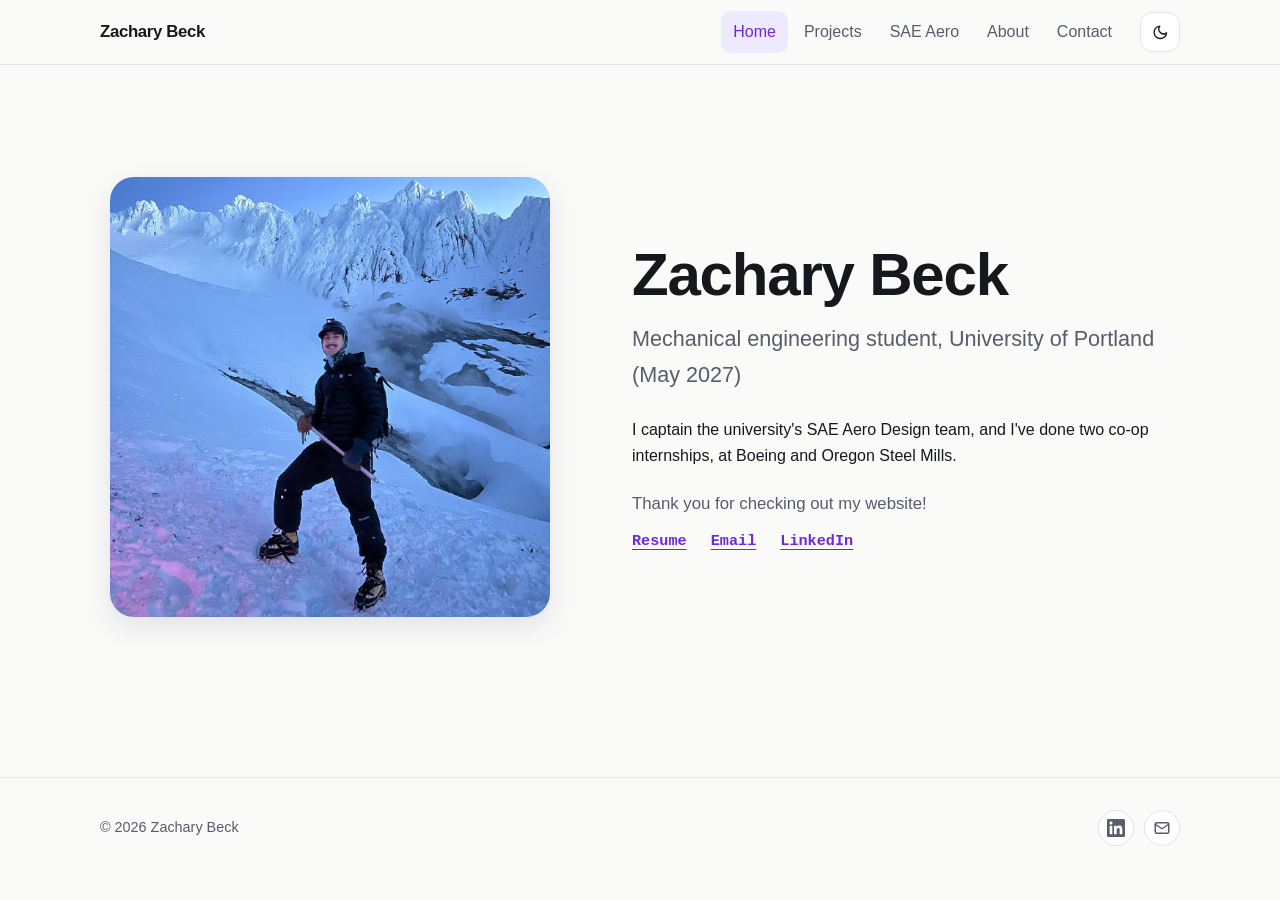
<file: index.html>
<!doctype html>
<html lang="en">
<head>
  <meta charset="utf-8">
  <meta name="viewport" content="width=device-width, initial-scale=1">
  <title>Zachary Beck | Mechanical engineering portfolio</title>
  <meta name="description" content="Zachary Beck is a mechanical engineering student at the University of Portland. Projects in aircraft design, manufacturing, and product design.">
  <link rel="icon" href="assets/favicon.svg" type="image/svg+xml">

    <script src="js/content.js"></script>
  <script src="js/projects-data.js"></script>
  <script>
    (function () {
      var d = document.documentElement, t = null, a = null, s = window.SITE || {};
      try { t = localStorage.getItem("theme"); a = localStorage.getItem("accent"); } catch (e) {}
      if (t !== "light" && t !== "dark") {
        t = window.matchMedia("(prefers-color-scheme: dark)").matches ? "dark" : "light";
      }
      if (!(s.showAccentPicker && (a === "teal" || a === "lavender"))) {
        a = s.accent === "lavender" ? "lavender" : "teal";
      }
      d.setAttribute("data-theme", t);
      d.setAttribute("data-accent", a);
    })();
  </script>
  <link rel="stylesheet" href="css/style.css">
</head>
<body data-page="home">
  <a class="skip-link" href="#main">Skip to content</a>
  <header class="site-header" data-component="header"></header>

  <main id="main">
    <section class="hero container" aria-label="Introduction">
      <div class="hero-text">
        <h1 data-site="name">Your Name</h1>
        <p class="lead" data-site="title">Your title</p>
        <div class="prose" data-render="bio"></div>
        <p class="thanks" data-site="thanks"></p>
        <ul class="quick-links" data-render="quick-links"></ul>
      </div>
      <figure class="hero-photo">
        <img data-site="photo" src="assets/profile-placeholder.svg" alt="" width="480" height="600">
        <figcaption data-site="photoCaption" hidden></figcaption>
      </figure>
    </section>

    <noscript><p class="container page">This site needs JavaScript turned on to show its content.</p></noscript>
  </main>

  <footer class="site-footer" data-component="footer"></footer>
  <script src="js/main.js"></script>
</body>
</html>
</file>
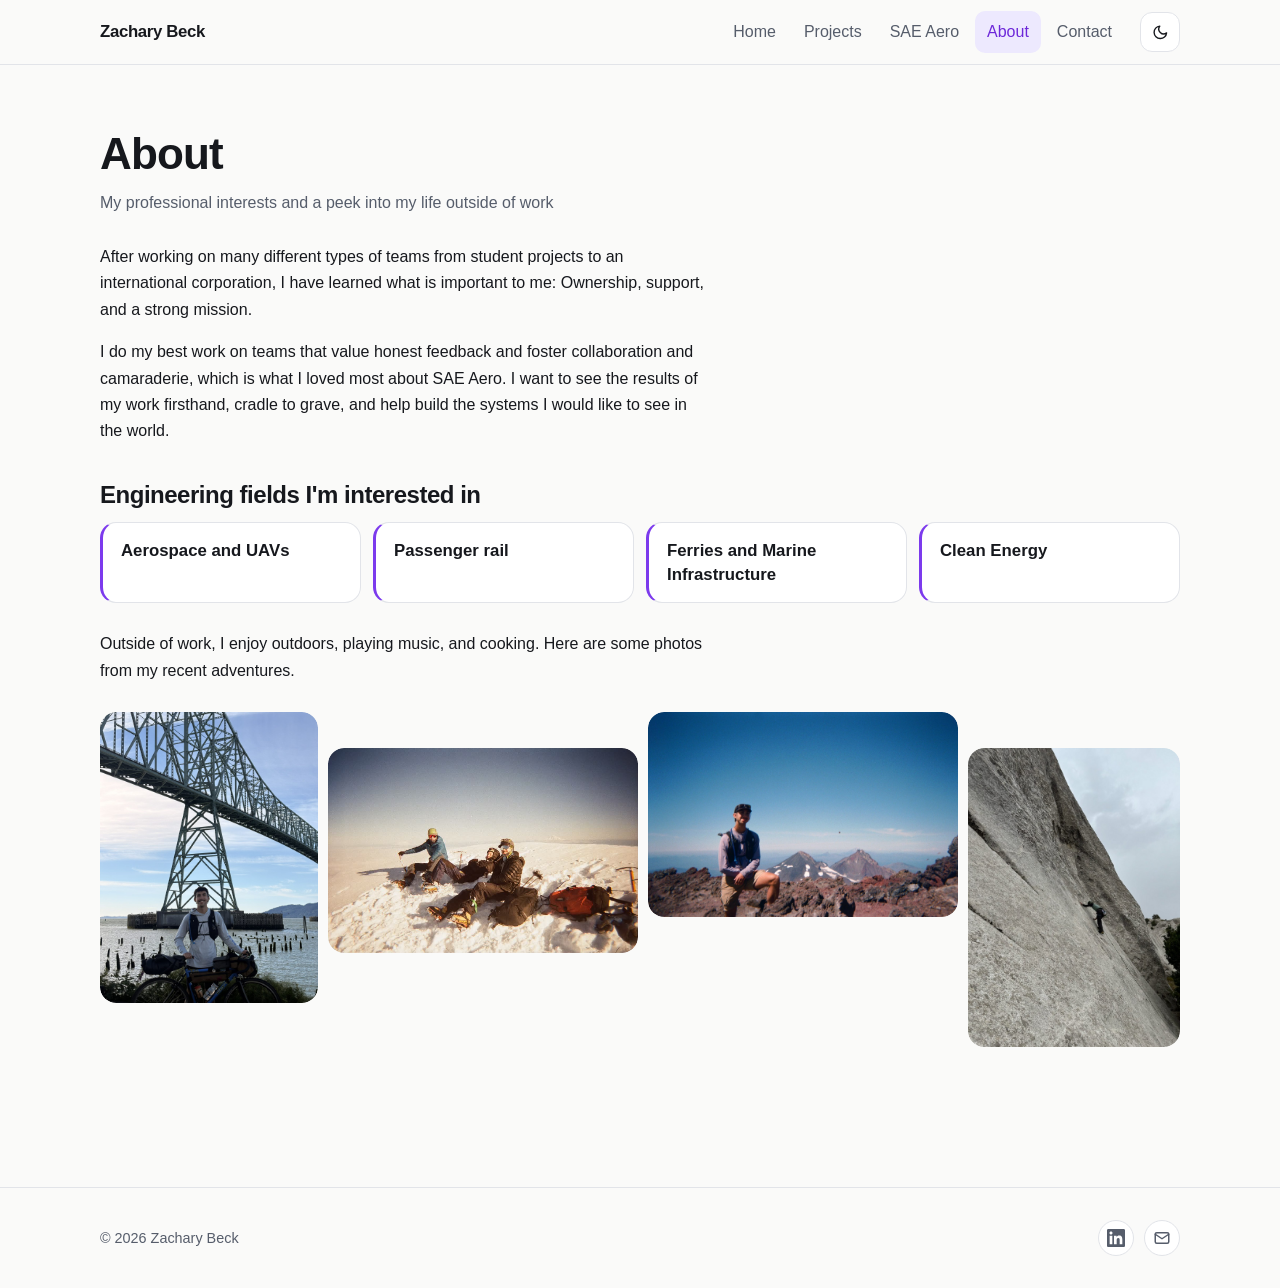
<file: about.html>
<!doctype html>
<html lang="en">
<head>
  <meta charset="utf-8">
  <meta name="viewport" content="width=device-width, initial-scale=1">
  <title>About | Zachary Beck</title>
  <meta name="description" content="About Zachary Beck, mechanical engineering student at the University of Portland.">
  <link rel="icon" href="assets/favicon.svg" type="image/svg+xml">

  <script src="js/content.js"></script>
  <script src="js/projects-data.js"></script>
  <script>
    (function () {
      var d = document.documentElement, t = null, a = null, s = window.SITE || {};
      try { t = localStorage.getItem("theme"); a = localStorage.getItem("accent"); } catch (e) {}
      if (t !== "light" && t !== "dark") {
        t = window.matchMedia("(prefers-color-scheme: dark)").matches ? "dark" : "light";
      }
      if (!(s.showAccentPicker && (a === "teal" || a === "lavender"))) {
        a = s.accent === "lavender" ? "lavender" : "teal";
      }
      d.setAttribute("data-theme", t);
      d.setAttribute("data-accent", a);
    })();
  </script>
  <link rel="stylesheet" href="css/style.css">
</head>
<body data-page="about">
  <a class="skip-link" href="#main">Skip to content</a>
  <header class="site-header" data-component="header"></header>

  <main id="main" class="container page" data-render="page">
    <noscript><p>This page needs JavaScript turned on to show its content.</p></noscript>
  </main>

  <footer class="site-footer" data-component="footer"></footer>
  <script src="js/main.js"></script>
</body>
</html>
</file>
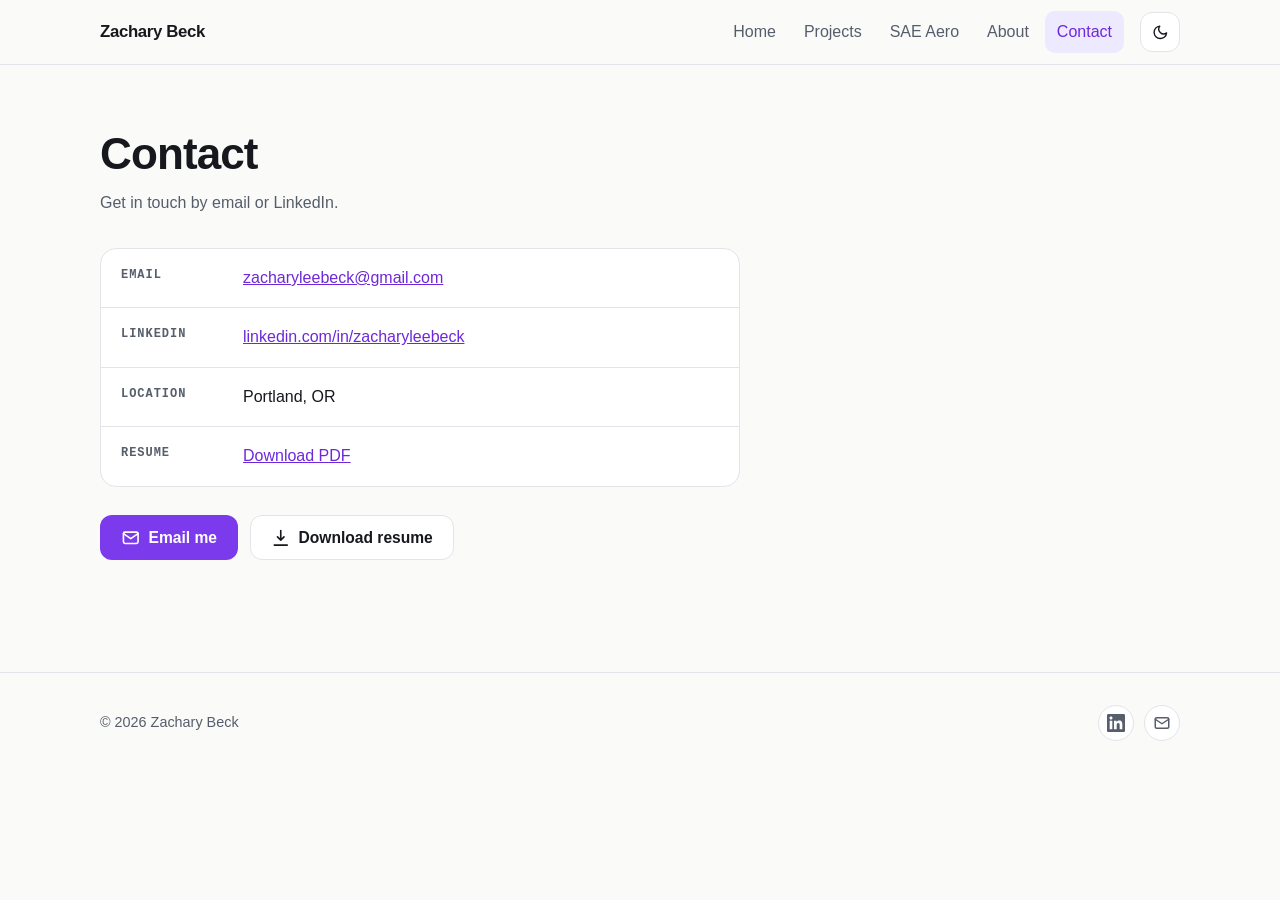
<file: contact.html>
<!doctype html>
<html lang="en">
<head>
  <meta charset="utf-8">
  <meta name="viewport" content="width=device-width, initial-scale=1">
  <title>Contact | Zachary Beck</title>
  <meta name="description" content="Contact Zachary Beck.">
  <link rel="icon" href="assets/favicon.svg" type="image/svg+xml">

  <script src="js/content.js"></script>
  <script src="js/projects-data.js"></script>
  <script>
    (function () {
      var d = document.documentElement, t = null, a = null, s = window.SITE || {};
      try { t = localStorage.getItem("theme"); a = localStorage.getItem("accent"); } catch (e) {}
      if (t !== "light" && t !== "dark") {
        t = window.matchMedia("(prefers-color-scheme: dark)").matches ? "dark" : "light";
      }
      if (!(s.showAccentPicker && (a === "teal" || a === "lavender"))) {
        a = s.accent === "lavender" ? "lavender" : "teal";
      }
      d.setAttribute("data-theme", t);
      d.setAttribute("data-accent", a);
    })();
  </script>
  <link rel="stylesheet" href="css/style.css">
</head>
<body data-page="contact">
  <a class="skip-link" href="#main">Skip to content</a>
  <header class="site-header" data-component="header"></header>

  <main id="main" class="container page" data-render="page">
    <noscript><p>This page needs JavaScript turned on to show its content.</p></noscript>
  </main>

  <footer class="site-footer" data-component="footer"></footer>
  <script src="js/main.js"></script>
</body>
</html>
</file>
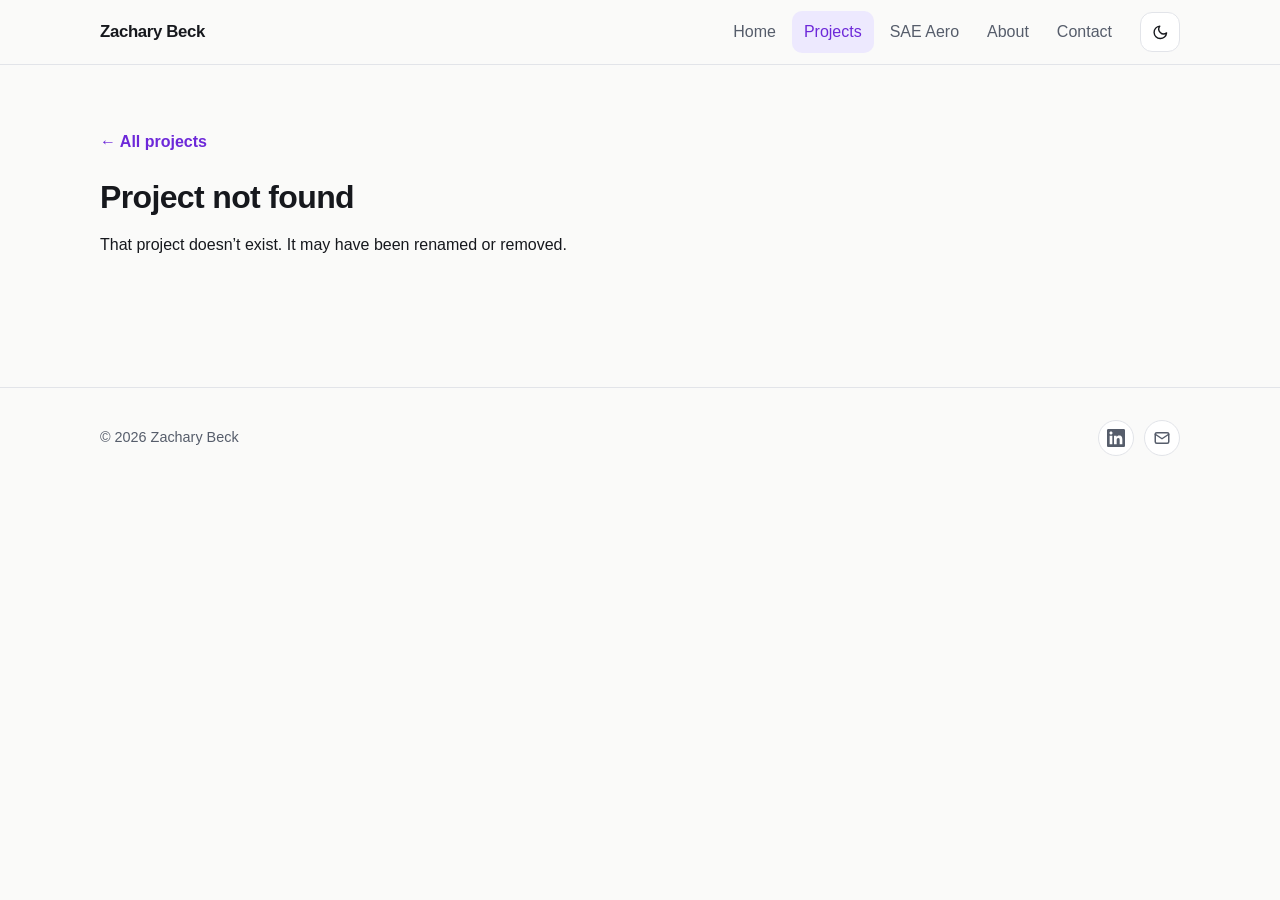
<file: project.html>
<!doctype html>
<html lang="en">
<head>
  <meta charset="utf-8">
  <meta name="viewport" content="width=device-width, initial-scale=1">
  <title>Project | Zachary Beck</title>
  <meta name="description" content="A project by Zachary Beck.">
  <link rel="icon" href="assets/favicon.svg" type="image/svg+xml">

  <script src="js/content.js"></script>
  <script src="js/projects-data.js"></script>
  <script>
    (function () {
      var d = document.documentElement, t = null, a = null, s = window.SITE || {};
      try { t = localStorage.getItem("theme"); a = localStorage.getItem("accent"); } catch (e) {}
      if (t !== "light" && t !== "dark") {
        t = window.matchMedia("(prefers-color-scheme: dark)").matches ? "dark" : "light";
      }
      if (!(s.showAccentPicker && (a === "teal" || a === "lavender"))) {
        a = s.accent === "lavender" ? "lavender" : "teal";
      }
      d.setAttribute("data-theme", t);
      d.setAttribute("data-accent", a);
    })();
  </script>
  <link rel="stylesheet" href="css/style.css">
</head>
<body data-page="project">
  <a class="skip-link" href="#main">Skip to content</a>
  <header class="site-header" data-component="header"></header>

    <main id="main" class="container page" data-render="detail">
    <noscript><p>This page needs JavaScript turned on to show the project.</p></noscript>
  </main>

  <footer class="site-footer" data-component="footer"></footer>
  <script src="js/main.js"></script>
</body>
</html>
</file>
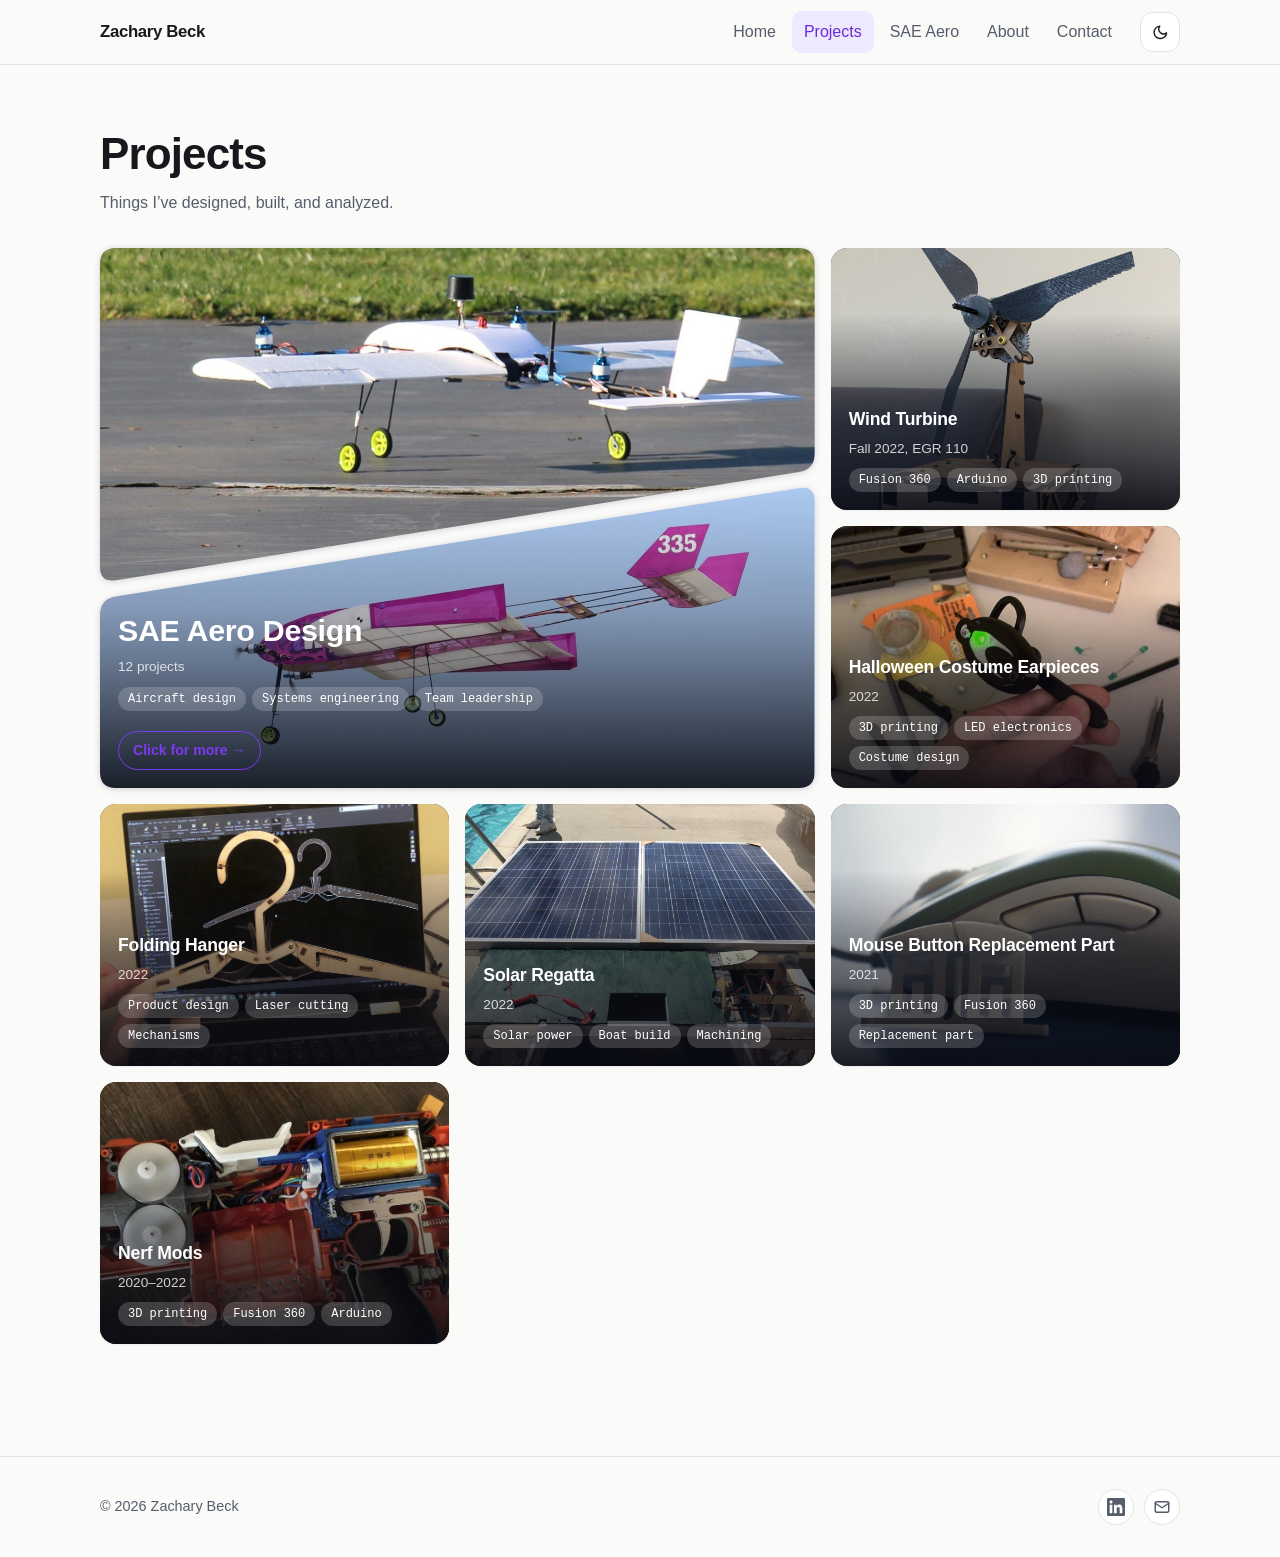
<file: projects.html>
<!doctype html>
<html lang="en">
<head>
  <meta charset="utf-8">
  <meta name="viewport" content="width=device-width, initial-scale=1">
  <title>Projects | Zachary Beck</title>
  <meta name="description" content="Mechanical engineering projects by Zachary Beck: SAE Aero Design aircraft, a folding hanger, a wind turbine, and more.">
  <link rel="icon" href="assets/favicon.svg" type="image/svg+xml">

  <script src="js/content.js"></script>
  <script src="js/projects-data.js"></script>
  <script>
    (function () {
      var d = document.documentElement, t = null, a = null, s = window.SITE || {};
      try { t = localStorage.getItem("theme"); a = localStorage.getItem("accent"); } catch (e) {}
      if (t !== "light" && t !== "dark") {
        t = window.matchMedia("(prefers-color-scheme: dark)").matches ? "dark" : "light";
      }
      if (!(s.showAccentPicker && (a === "teal" || a === "lavender"))) {
        a = s.accent === "lavender" ? "lavender" : "teal";
      }
      d.setAttribute("data-theme", t);
      d.setAttribute("data-accent", a);
    })();
  </script>
  <link rel="stylesheet" href="css/style.css">
</head>
<body data-page="projects">
  <a class="skip-link" href="#main">Skip to content</a>
  <header class="site-header" data-component="header"></header>

  <main id="main" class="container page">
    <header class="page-head">
      <h1>Projects</h1>
      <p class="lead">Things I&rsquo;ve designed, built, and analyzed.</p>
    </header>

    <div class="tile-grid" data-render="all-projects"></div>

    <noscript><p>This page needs JavaScript turned on to show the project list.</p></noscript>
  </main>

  <footer class="site-footer" data-component="footer"></footer>
  <script src="js/main.js"></script>
</body>
</html>
</file>
<file: css/style.css>
/* ==========================================================================
   Design tokens
   Light is the default; [data-theme="dark"] overrides it. The accent color
   is chosen with [data-accent="teal" | "lavender"] on <html>.
   ========================================================================== */
:root {
  color-scheme: light;
  --bg: #fafaf9;
  --surface: #ffffff;
  --surface-2: #f1f2f4;
  --text: #16181d;
  --text-muted: #565d6b;
  --border: #e2e4e9;
  --shadow-sm: 0 1px 2px rgb(16 24 40 / 0.06);
  --shadow-md: 0 10px 30px rgb(16 24 40 / 0.1);
  --radius: 16px;
  --font-sans: "Helvetica Neue", Helvetica, Arial, sans-serif; /* body text: Helvetica where it exists (Apple devices), Arial elsewhere */
  --font-mono: ui-monospace, "SF Mono", Menlo, Consolas, "Liberation Mono", monospace; /* small labels, tags, and numbers: each device's own monospace font, so nothing extra to download */
  --container: 1080px;
  --gutter: clamp(16px, 4vw, 32px);
}

:root[data-theme="dark"] {
  color-scheme: dark;
  --bg: #0f1115;
  --surface: #171a21;
  --surface-2: #1e222b;
  --text: #eceef2;
  --text-muted: #a3aab8;
  --border: #2a2f3a;
  --shadow-sm: 0 1px 2px rgb(0 0 0 / 0.4);
  --shadow-md: 0 10px 30px rgb(0 0 0 / 0.4);
}

/* Accent: teal */
:root,
:root[data-accent="teal"] {
  --accent: #0f766e;
  --accent-hover: #0b5f58;
  --accent-text: #0f766e;
  --accent-soft: #e0f2f1;
  --on-accent: #ffffff;
}
:root[data-theme="dark"][data-accent="teal"] {
  --accent: #2dd4bf;
  --accent-hover: #5eead4;
  --accent-text: #5eead4;
  --accent-soft: rgb(45 212 191 / 0.14);
  --on-accent: #04201d;
}

/* Accent: lavender (light purple) */
:root[data-accent="lavender"] {
  --accent: #7c3aed;
  --accent-hover: #6d28d9;
  --accent-text: #6d28d9;
  --accent-soft: #ede9fe;
  --on-accent: #ffffff;
}
:root[data-theme="dark"][data-accent="lavender"] {
  --accent: #c4b5fd;
  --accent-hover: #ddd6fe;
  --accent-text: #c4b5fd;
  --accent-soft: rgb(196 181 253 / 0.14);
  --on-accent: #1b0f3b;
}

/* ==========================================================================
   Base
   ========================================================================== */
*,
*::before,
*::after {
  box-sizing: border-box;
}

html {
  -webkit-text-size-adjust: 100%;
}

body {
  margin: 0;
  background: var(--bg);
  color: var(--text);
  font: 400 1rem/1.65 var(--font-sans);
  -webkit-font-smoothing: antialiased;
}

img {
  display: block;
  max-width: 100%;
  height: auto;
}

a {
  color: var(--accent-text);
}

h1,
h2,
h3 {
  margin: 0;
  line-height: 1.15;
  letter-spacing: -0.02em;
}

:where(a, button):focus-visible {
  outline: 3px solid var(--accent);
  outline-offset: 3px;
  border-radius: 6px;
}

.container {
  width: min(100% - 2 * var(--gutter), var(--container));
  margin-inline: auto;
}

.icon {
  width: 1.25em;
  height: 1.25em;
  flex: none;
}

.skip-link {
  position: absolute;
  left: 12px;
  top: -60px;
  z-index: 100;
  padding: 8px 14px;
  border-radius: 8px;
  background: var(--accent);
  color: var(--on-accent);
  font-weight: 600;
  text-decoration: none;
}
.skip-link:focus {
  top: 12px;
}

/* ==========================================================================
   Header
   ========================================================================== */
.site-header {
  position: sticky;
  top: 0;
  z-index: 50;
  background: color-mix(in srgb, var(--bg) 88%, transparent);
  -webkit-backdrop-filter: saturate(1.4) blur(10px);
  backdrop-filter: saturate(1.4) blur(10px);
  border-bottom: 1px solid var(--border);
}

.header-inner {
  display: flex;
  align-items: center;
  gap: 16px;
  min-height: 64px;
}

.brand {
  margin-right: auto;
  color: var(--text);
  font-size: 1.05rem;
  font-weight: 700;
  letter-spacing: -0.02em;
  text-decoration: none;
}

.main-nav {
  display: flex;
  gap: 4px;
}
.main-nav a {
  padding: 8px 12px;
  border-radius: 10px;
  color: var(--text-muted);
  font-weight: 500;
  text-decoration: none;
}
.main-nav a:hover {
  color: var(--text);
  background: var(--surface-2);
}
.main-nav a.is-active {
  color: var(--accent-text);
  background: var(--accent-soft);
}

.header-controls {
  display: flex;
  align-items: center;
  gap: 12px;
}

.icon-btn {
  display: grid;
  place-items: center;
  width: 40px;
  height: 40px;
  border: 1px solid var(--border);
  border-radius: 12px;
  background: var(--surface);
  color: var(--text);
  cursor: pointer;
}
.icon-btn:hover {
  border-color: var(--accent);
  color: var(--accent-text);
}
.theme-toggle .icon-sun {
  display: none;
}
:root[data-theme="dark"] .theme-toggle .icon-sun {
  display: block;
}
:root[data-theme="dark"] .theme-toggle .icon-moon {
  display: none;
}

/* Accent preview switch (remove by setting showAccentPicker: false) */
.accent-picker {
  display: flex;
  align-items: center;
  gap: 8px;
}
.accent-picker-label {
  color: var(--text-muted);
  font: 500 0.7rem/1 var(--font-mono);
  letter-spacing: 0.06em;
  text-transform: uppercase;
}
.swatch {
  width: 26px;
  height: 26px;
  padding: 0;
  border: 2px solid var(--surface);
  border-radius: 50%;
  box-shadow: 0 0 0 1px var(--border);
  cursor: pointer;
}
.swatch[aria-pressed="true"] {
  box-shadow: 0 0 0 2px var(--text);
}
.swatch[data-accent="teal"] {
  background: #14b8a6;
}
.swatch[data-accent="lavender"] {
  background: #a78bfa;
}

/* ==========================================================================
   Buttons, tags, links
   ========================================================================== */
.btn {
  display: inline-flex;
  align-items: center;
  justify-content: center;
  gap: 8px;
  padding: 12px 20px;
  border: 1px solid transparent;
  border-radius: 12px;
  font: 600 0.975rem/1 var(--font-sans);
  text-decoration: none;
  cursor: pointer;
  transition: background-color 0.15s, border-color 0.15s, color 0.15s;
}
.btn-primary {
  background: var(--accent);
  color: var(--on-accent);
}
.btn-primary:hover {
  background: var(--accent-hover);
}
.btn-ghost {
  background: var(--surface);
  border-color: var(--border);
  color: var(--text);
}
.btn-ghost:hover {
  border-color: var(--accent);
  color: var(--accent-text);
}

.text-link {
  font-weight: 600;
  text-decoration: none;
}
.text-link:hover {
  text-decoration: underline;
}

.tag-list {
  display: flex;
  flex-wrap: wrap;
  gap: 6px;
  margin: 0;
  padding: 0;
  list-style: none;
}
.tag {
  padding: 6px 10px;
  border-radius: 999px;
  background: var(--accent-soft);
  color: var(--accent-text);
  font: 500 0.75rem/1 var(--font-mono);
}

.social-list {
  display: flex;
  gap: 10px;
  margin: 24px 0 0;
  padding: 0;
  list-style: none;
}
.social-list a {
  display: grid;
  place-items: center;
  width: 42px;
  height: 42px;
  border: 1px solid var(--border);
  border-radius: 50%;
  background: var(--surface);
  color: var(--text-muted);
  transition: color 0.15s, border-color 0.15s;
}
.social-list a:hover {
  border-color: var(--accent);
  color: var(--accent-text);
}

/* ==========================================================================
   Home
   ========================================================================== */
.hero {
  display: grid;
  grid-template-columns: minmax(0, 1.15fr) minmax(0, 0.85fr);
  gap: clamp(32px, 6vw, 72px);
  align-items: center;
  padding-block: clamp(40px, 8vw, 96px);
}

.eyebrow {
  margin: 0 0 16px;
  color: var(--accent-text);
  font: 600 0.85rem/1 var(--font-mono);
  letter-spacing: 0.08em;
  text-transform: uppercase;
}
.hero h1 {
  margin-bottom: 12px;
  font-size: clamp(2.4rem, 6vw, 3.75rem);
  font-weight: 800;
}
.hero .lead {
  margin: 0 0 20px;
  color: var(--text-muted);
  font-size: clamp(1.1rem, 2.2vw, 1.35rem);
}
.prose p {
  max-width: 60ch;
  margin: 0 0 1em;
}
.hero-actions {
  display: flex;
  flex-wrap: wrap;
  gap: 12px;
  margin-top: 28px;
}

.hero-photo {
  position: relative;
  justify-self: center;
  width: min(100%, 380px);
}
.hero-photo::before {
  content: "";
  position: absolute;
  inset: 18px -18px -18px 18px;
  border: 1px solid color-mix(in srgb, var(--accent) 35%, transparent);
  border-radius: 28px;
  background: var(--accent-soft);
}
.hero-photo img {
  position: relative;
  width: 100%;
  aspect-ratio: 4 / 5;
  object-fit: cover;
  border-radius: 28px;
  background: var(--surface-2);
  box-shadow: var(--shadow-md);
}

.section {
  padding-block: clamp(32px, 6vw, 64px);
}
.section-head {
  display: flex;
  align-items: baseline;
  justify-content: space-between;
  gap: 16px;
  margin-bottom: 24px;
}
.section-head h2 {
  font-size: clamp(1.4rem, 3vw, 1.75rem);
}

/* ==========================================================================
   Project cards and the Projects page
   ========================================================================== */
.card-grid {
  display: grid;
  grid-template-columns: repeat(auto-fill, minmax(min(100%, 290px), 1fr));
  gap: 24px;
}
.card {
  display: flex;
  flex-direction: column;
  overflow: hidden;
  border: 1px solid var(--border);
  border-radius: var(--radius);
  background: var(--surface);
  box-shadow: var(--shadow-sm);
  color: inherit;
  text-decoration: none;
  transition: transform 0.2s, box-shadow 0.2s, border-color 0.2s;
}
.card:hover {
  transform: translateY(-4px);
  border-color: color-mix(in srgb, var(--accent) 45%, var(--border));
  box-shadow: var(--shadow-md);
}
.card-img {
  width: 100%;
  aspect-ratio: 16 / 10;
  object-fit: cover;
  background: var(--surface-2);
}
.card-body {
  display: flex;
  flex: 1;
  flex-direction: column;
  gap: 10px;
  padding: 20px;
}
.card-title {
  font-size: 1.15rem;
  letter-spacing: -0.01em;
}
.card:hover .card-title {
  color: var(--accent-text);
}
.card-desc {
  margin: 0;
  color: var(--text-muted);
  font-size: 0.95rem;
  line-height: 1.55;
}
.card .tag-list {
  margin-top: auto;
  padding-top: 6px;
}

.page {
  padding-block: clamp(32px, 6vw, 64px);
}
.page-head h1 {
  margin-bottom: 10px;
  font-size: clamp(2rem, 5vw, 2.75rem);
  font-weight: 800;
}
.page-head .lead {
  max-width: 60ch;
  margin: 0;
  color: var(--text-muted);
}

.filters {
  display: flex;
  flex-wrap: wrap;
  gap: 8px;
  margin: 28px 0 20px;
}
.chip-btn {
  padding: 9px 14px;
  border: 1px solid var(--border);
  border-radius: 999px;
  background: var(--surface);
  color: var(--text);
  font: 500 0.875rem/1 var(--font-sans);
  cursor: pointer;
}
.chip-btn:hover {
  border-color: var(--accent);
}
.chip-btn[aria-pressed="true"] {
  border-color: var(--accent);
  background: var(--accent);
  color: var(--on-accent);
}
.result-count {
  margin: 0 0 16px;
  color: var(--text-muted);
  font-size: 0.9rem;
}

/* ==========================================================================
   Project detail page
   ========================================================================== */
.back-link {
  display: inline-block;
  margin-bottom: 24px;
  font-weight: 600;
  text-decoration: none;
}
.back-link:hover {
  text-decoration: underline;
}
.detail-header h1 {
  margin-bottom: 12px;
  font-size: clamp(2rem, 5vw, 3rem);
  font-weight: 800;
}
.detail-header .lead {
  max-width: 62ch;
  margin: 0 0 16px;
  color: var(--text-muted);
  font-size: 1.15rem;
}
.detail-hero {
  margin: 32px 0;
  overflow: hidden;
  border: 1px solid var(--border);
  border-radius: var(--radius);
  box-shadow: var(--shadow-md);
}
.detail-hero img {
  width: 100%;
}
.detail-grid {
  display: grid;
  grid-template-columns: minmax(0, 1fr) 280px;
  gap: 48px;
  align-items: start;
}
.detail-body h2 {
  margin-bottom: 12px;
  font-size: 1.4rem;
}
.detail-body h2:not(:first-child) {
  margin-top: 36px;
}
.detail-body p {
  max-width: 68ch;
  margin: 0 0 1em;
}
.detail-body ul {
  margin: 0;
  padding-left: 1.2em;
}
.detail-body li {
  margin-bottom: 0.5em;
}
.detail-meta {
  padding: 20px;
  border: 1px solid var(--border);
  border-radius: var(--radius);
  background: var(--surface);
}
.detail-meta dl {
  display: grid;
  gap: 14px;
  margin: 0;
}
.detail-meta dt {
  margin-bottom: 4px;
  color: var(--text-muted);
  font: 600 0.72rem/1 var(--font-mono);
  letter-spacing: 0.08em;
  text-transform: uppercase;
}
.detail-meta dd {
  margin: 0;
  font-weight: 500;
}
.detail-links {
  display: grid;
  gap: 10px;
  margin-top: 20px;
}
.pager {
  display: flex;
  justify-content: space-between;
  gap: 16px;
  margin-top: 64px;
  padding-top: 24px;
  border-top: 1px solid var(--border);
}
.pager a {
  display: block;
  max-width: 48%;
  color: var(--text);
  text-decoration: none;
}
.pager a:hover .pager-title {
  color: var(--accent-text);
}
.pager .next {
  margin-left: auto;
  text-align: right;
}
.pager-label {
  display: block;
  color: var(--text-muted);
  font: 500 0.72rem/1 var(--font-mono);
  letter-spacing: 0.08em;
  text-transform: uppercase;
}
.pager-title {
  display: block;
  margin-top: 6px;
  font-weight: 600;
}

/* ==========================================================================
   Footer
   ========================================================================== */
.site-footer {
  margin-top: 48px;
  padding-block: 32px;
  border-top: 1px solid var(--border);
  color: var(--text-muted);
  font-size: 0.9rem;
}
.footer-inner {
  display: flex;
  flex-wrap: wrap;
  align-items: center;
  justify-content: space-between;
  gap: 16px;
}
.footer-inner p {
  margin: 0;
}
.footer-inner .social-list {
  margin: 0;
}
.footer-inner .social-list a {
  width: 36px;
  height: 36px;
}

/* ==========================================================================
   Responsive
   ========================================================================== */
@media (max-width: 820px) {
  .detail-grid {
    grid-template-columns: 1fr;
    gap: 32px;
  }
}

@media (max-width: 760px) {
  .hero {
    grid-template-columns: 1fr;
  }
  .hero-photo {
    order: -1;
    justify-self: start;
    width: min(100%, 240px);
  }
}

@media (max-width: 560px) {
  /* Header scrolls away on phones so it never eats screen space. */
  .site-header {
    position: static;
  }
  .header-inner {
    flex-wrap: wrap;
    gap: 4px 12px;
    padding-block: 10px;
  }
  .main-nav {
    order: 3;
    flex-basis: 100%;
    margin-left: -12px;
  }
  .accent-picker-label {
    display: none;
  }
  .pager a {
    max-width: 100%;
  }
  .pager {
    flex-direction: column;
  }
  .pager .next {
    margin-left: 0;
    text-align: left;
  }
}

@media (prefers-reduced-motion: reduce) {
  *,
  *::before,
  *::after {
    transition: none !important;
  }
  .card:hover {
    transform: none;
  }
}

/* ==========================================================================
   Experience, skills, about, contact
   ========================================================================== */
.page-section {
  margin-top: 48px;
}
.page-section > h2 {
  margin-bottom: 16px;
  font-size: clamp(1.3rem, 3vw, 1.6rem);
}

.timeline {
  display: grid;
  gap: 20px;
  margin-top: 32px;
}
.job,
.edu-card,
.skill-group {
  padding: clamp(20px, 3vw, 28px);
  border: 1px solid var(--border);
  border-radius: var(--radius);
  background: var(--surface);
  box-shadow: var(--shadow-sm);
}
.job-head {
  display: flex;
  flex-wrap: wrap;
  align-items: baseline;
  justify-content: space-between;
  gap: 4px 16px;
  margin-bottom: 14px;
}
.job-title {
  font-size: 1.25rem;
}
.job-meta {
  margin: 4px 0 0;
  flex-basis: 100%;
  color: var(--accent-text);
  font-weight: 600;
  order: 3;
}
.job-dates {
  margin: 0;
  color: var(--text-muted);
  font: 500 0.85rem/1.4 var(--font-mono);
}
.job-list,
.plain-list {
  margin: 0;
  padding-left: 1.2em;
}
.job-list li,
.plain-list li {
  max-width: 70ch;
  margin-bottom: 0.5em;
}
.edu-card h3 {
  font-size: 1.2rem;
}
.edu-card .edu-meta {
  margin: 4px 0 14px;
  color: var(--accent-text);
  font-weight: 600;
}
.edu-card .sub-label {
  margin: 18px 0 8px;
  color: var(--text-muted);
  font: 600 0.72rem/1 var(--font-mono);
  letter-spacing: 0.08em;
  text-transform: uppercase;
}

.skill-groups {
  display: grid;
  gap: 20px;
  margin-top: 32px;
}
.skill-group h2 {
  margin-bottom: 16px;
  font-size: 1.2rem;
}

.about-body {
  max-width: 68ch;
  margin-top: 28px;
}
.about-body p {
  margin: 0 0 1em;
}
.about-cols {
  display: grid;
  grid-template-columns: repeat(auto-fit, minmax(min(100%, 320px), 1fr));
  gap: 32px;
  margin-top: 40px;
}
.about-cols h2 {
  margin-bottom: 12px;
  font-size: 1.3rem;
}

.contact-list {
  display: grid;
  gap: 0;
  max-width: 640px;
  margin: 32px 0 28px;
  border: 1px solid var(--border);
  border-radius: var(--radius);
  background: var(--surface);
  overflow: hidden;
}
.contact-list > div {
  display: grid;
  grid-template-columns: 110px 1fr;
  gap: 12px;
  padding: 16px 20px;
}
.contact-list > div + div {
  border-top: 1px solid var(--border);
}
.contact-list dt {
  color: var(--text-muted);
  font: 600 0.75rem/1.8 var(--font-mono);
  letter-spacing: 0.08em;
  text-transform: uppercase;
}
.contact-list dd {
  margin: 0;
  overflow-wrap: anywhere;
}

@media (max-width: 760px) {
  .header-inner {
    flex-wrap: wrap;
    gap: 4px 12px;
    padding-block: 10px;
  }
  .main-nav {
    order: 3;
    flex-basis: 100%;
    flex-wrap: wrap;
    margin-left: -12px;
  }
  .main-nav a {
    padding: 8px 10px;
  }
}

/* ==========================================================================
   Project tiles, home "at a glance", resume page
   ========================================================================== */
.tile-grid {
  display: grid;
  grid-template-columns: repeat(auto-fill, minmax(min(100%, 300px), 1fr));
  gap: 16px;
}
.tile {
  position: relative;
  display: block;
  aspect-ratio: 4 / 3;
  overflow: hidden;
  border-radius: var(--radius);
  background: var(--surface-2);
  box-shadow: var(--shadow-sm);
  color: #fff;
  text-decoration: none;
  isolation: isolate;
  transition: box-shadow 0.2s;
}
.tile:hover {
  box-shadow: var(--shadow-md);
}
.tile-img {
  position: absolute;
  inset: 0;
  width: 100%;
  height: 100%;
  object-fit: cover;
  transition: transform 0.35s;
}
.tile:hover .tile-img {
  transform: scale(1.05);
}
.tile::after {
  content: "";
  position: absolute;
  inset: 0;
  background: linear-gradient(to top, rgb(8 10 18 / 0.9) 0%, rgb(8 10 18 / 0.5) 42%, transparent 75%);
}
.tile-body {
  position: absolute;
  inset: auto 0 0 0;
  z-index: 1;
  display: flex;
  flex-direction: column;
  gap: 8px;
  padding: 18px;
}
.tile-title {
  color: #fff;
  font-size: 1.1rem;
  letter-spacing: -0.01em;
}
.tile-meta {
  margin: 0;
  color: rgb(255 255 255 / 0.8);
  font-size: 0.85rem;
}
.tile .tag {
  background: rgb(255 255 255 / 0.18);
  color: #fff;
}
.tile:focus-visible {
  outline: 3px solid var(--accent);
  outline-offset: 3px;
}

.glance-grid {
  display: grid;
  grid-template-columns: repeat(auto-fit, minmax(min(100%, 280px), 1fr));
  gap: 20px;
}
.glance-card {
  padding: clamp(20px, 3vw, 26px);
  border: 1px solid var(--border);
  border-radius: var(--radius);
  background: var(--surface);
  box-shadow: var(--shadow-sm);
}
.glance-card h3 {
  margin-bottom: 14px;
  color: var(--accent-text);
  font: 600 0.8rem/1 var(--font-mono);
  letter-spacing: 0.08em;
  text-transform: uppercase;
}
.glance-card .plain-list li {
  margin-bottom: 0.6em;
  font-size: 0.95rem;
}

.resume-card {
  display: flex;
  flex-direction: column;
  align-items: flex-start;
  gap: 6px;
  max-width: 520px;
  margin-top: 32px;
  padding: 28px;
  border: 1px solid var(--border);
  border-radius: var(--radius);
  background: var(--surface);
  box-shadow: var(--shadow-sm);
}
.resume-name {
  margin: 0;
  font-size: 1.2rem;
  font-weight: 700;
}
.resume-type {
  margin: 0 0 14px;
  color: var(--text-muted);
  font: 500 0.8rem/1 var(--font-mono);
  letter-spacing: 0.08em;
}

/* Home link row (Resume / Email / LinkedIn) and photo captions */
.quick-links {
  display: flex;
  flex-wrap: wrap;
  gap: 6px 24px;
  margin: 24px 0 0;
  padding: 0;
  list-style: none;
  font: 500 0.95rem/1.6 var(--font-mono);
}
.quick-links a {
  font-weight: 600;
  text-underline-offset: 4px;
}
.hero-photo {
  margin: 0;
}
.hero-photo figcaption {
  position: relative;
  margin-top: 32px;
  color: var(--text-muted);
  font-size: 0.85rem;
  line-height: 1.5;
}
.detail-hero figcaption {
  padding: 10px 16px;
  border-top: 1px solid var(--border);
  background: var(--surface);
  color: var(--text-muted);
  font-size: 0.85rem;
}

/* Home: headshot on the left, text on the right */
.hero {
  grid-template-columns: minmax(0, 320px) minmax(0, 1fr);
  justify-items: start;
  align-items: center;
  gap: clamp(32px, 6vw, 72px);
  padding-block: clamp(48px, 9vw, 112px);
  text-align: left;
}
.hero-text {
  max-width: none;
}
.hero .lead {
  margin-bottom: 24px;
}
.hero .prose p {
  margin-inline: 0;
}
.hero .quick-links {
  justify-content: flex-start;
}
.hero-photo {
  order: -1;
  justify-self: center;
  width: min(100%, 300px);
  margin: 0;
}
.hero-photo::before {
  display: none;
}
.hero-photo img {
  aspect-ratio: 1 / 1;
  border-radius: 24px;
  box-shadow: var(--shadow-md);
}
.hero-photo figcaption {
  width: auto;
  margin: 12px 0 0;
}
@media (max-width: 760px) {
  .hero {
    grid-template-columns: 1fr;
    gap: 28px;
  }
  .hero-photo {
    justify-self: start;
    width: min(100%, 220px);
  }
}

/* About page photo gallery */
.about-photos {
  display: grid;
  grid-template-columns: repeat(auto-fill, minmax(min(100%, 260px), 1fr));
  gap: 16px;
  margin-top: 36px;
}
.about-photos figure {
  margin: 0;
  overflow: hidden;
  border: 1px solid var(--border);
  border-radius: var(--radius);
  background: var(--surface);
  box-shadow: var(--shadow-sm);
}
.about-photos img {
  width: 100%;
  aspect-ratio: 4 / 3;
  object-fit: cover;
  background: var(--surface-2);
}
.about-photos figcaption {
  padding: 10px 14px;
  color: var(--text-muted);
  font-size: 0.85rem;
  line-height: 1.5;
}

/* About photos: tiled like the project tiles */
.about-photos {
  grid-template-columns: repeat(auto-fill, minmax(min(100%, 300px), 1fr));
}
.about-photos figure {
  position: relative;
  border: 0;
  background: var(--surface-2);
  isolation: isolate;
}
.about-photos img {
  display: block;
  transition: transform 0.35s;
}
.about-photos figure:hover img {
  transform: scale(1.05);
}
.about-photos figure:has(figcaption)::after {
  content: "";
  position: absolute;
  inset: 0;
  background: linear-gradient(to top, rgb(8 10 18 / 0.85) 0%, transparent 55%);
}
.about-photos figcaption {
  position: absolute;
  inset: auto 0 0 0;
  z-index: 1;
  padding: 16px 18px;
  color: #fff;
}

/* About photos: quilt that respects each photo's own proportions */
.about-photos {
  display: flex;
  flex-wrap: wrap;
  gap: 8px;
}
.about-photos figure {
  flex: calc(var(--ar, 1.5) * 100) 1 calc(var(--ar, 1.5) * 220px);
  max-width: calc(var(--ar, 1.5) * 340px);
  min-width: 0;
  border-radius: 12px;
}
.about-photos img {
  width: 100%;
  height: auto;
  aspect-ratio: var(--ar, 1.5);
  object-fit: cover;
}

/* Space between the Projects heading and the tiles */
.page-head + .tile-grid {
  margin-top: 32px;
}

/* Large group tile (e.g. SAE Aero Design) */
.tile-wide .tile-title {
  font-size: 1.5rem;
}
@media (min-width: 700px) {
  /* the group tile is a block of four: two columns wide and two rows tall, with the other projects around it */
  .tile-grid {
    grid-auto-flow: dense;
  }
  .tile-wide {
    grid-column: span 2;
    grid-row: span 2;
    aspect-ratio: auto;
    min-height: 100%;
  }
  .tile-wide .tile-title {
    font-size: 1.9rem;
  }
}

/* SAE group page: intro and year sections */
.group-intro {
  max-width: 68ch;
  margin-top: 32px;
}
.group-intro h2 {
  margin-bottom: 12px;
  font-size: 1.3rem;
}
.group-intro p {
  margin: 0 0 1em;
}
.year-section {
  margin-top: 48px;
}
.year-section h2 {
  margin-bottom: 16px;
  padding-bottom: 10px;
  border-bottom: 1px solid var(--border);
  font-size: 1.5rem;
}

/* Bigger Home photo */
.hero {
  grid-template-columns: minmax(0, 460px) minmax(0, 1fr);
}
.hero-photo {
  width: min(100%, 440px);
}
@media (max-width: 760px) {
  .hero {
    grid-template-columns: 1fr;
  }
  .hero-photo {
    width: min(100%, 340px);
  }
}

/* Closing thank-you line on Home */
.thanks {
  margin: 28px 0 0;
  color: var(--text-muted);
  font-size: 1.05rem;
}
.thanks:empty {
  display: none;
}

/* Thank-you line now sits above the links */
.thanks {
  margin: 20px 0 0;
}
.thanks + .quick-links {
  margin-top: 12px;
}

/* Project pages: keep photos a sensible size */
.detail-hero {
  max-width: 820px;
  background: var(--surface-2);
}
.detail-hero img {
  display: block;
  width: auto;
  max-width: 100%;
  max-height: 440px;
  height: auto;
  margin: 0 auto;
  object-fit: contain;
}
.detail-photos {
  gap: 8px;
}
.detail-photos figure {
  flex: calc(var(--ar, 1.5) * 100) 1 calc(var(--ar, 1.5) * 140px);
  max-width: calc(var(--ar, 1.5) * 210px);
}

/* Tiles without a photo yet get a dark background so the white text stays readable */
.tile {
  background: linear-gradient(135deg, #3b4a63, #111827);
}

/* Section headings inside a project overview ("## Heading" in the editor) */
.detail-body .sub-head {
  margin: 28px 0 8px;
  font-size: 1.1rem;
  letter-spacing: -0.01em;
}

/* Figures placed inside a project overview */
.inline-fig {
  max-width: 720px;
  margin: 22px 0;
}
.inline-fig img {
  display: block;
  width: auto;
  max-width: 100%;
  max-height: 460px;
  height: auto;
  border: 1px solid var(--border);
  border-radius: 12px;
  background: #fff;
}
.inline-fig figcaption {
  margin-top: 8px;
  color: var(--text-muted);
  font-size: 0.85rem;
  line-height: 1.5;
}

/* Links inside project text */
.detail-body p a,
.detail-body li a {
  font-weight: 500;
  text-underline-offset: 3px;
}

/* Engineering-report tables */
.inline-table {
  max-width: 720px;
  margin: 22px 0;
}
.inline-table figcaption {
  margin-bottom: 8px;
  color: var(--text-muted);
  font-size: 0.85rem;
  line-height: 1.5;
}
.table-wrap {
  overflow-x: auto;
}
.inline-table table {
  width: 100%;
  border-collapse: collapse;
  border-top: 2px solid var(--text);
  border-bottom: 2px solid var(--text);
  font-size: 0.9rem;
}
.inline-table th {
  padding: 8px 10px;
  border-bottom: 1px solid var(--text);
  text-align: left;
  font-weight: 600;
}
.inline-table td {
  padding: 7px 10px;
  border-bottom: 1px solid var(--border);
  vertical-align: top;
}
.inline-table tbody tr:last-child td {
  border-bottom: 0;
}

/* Video and bulleted lists inside project overviews */
.inline-video video {
  display: block;
  width: 100%;
  max-width: 720px;
  height: auto;
  background: #000;
  border-radius: 6px;
}
.overview-list {
  margin: 0 0 1em;
  padding-left: 1.3em;
}
.overview-list li {
  margin-bottom: 0.45em;
}

/* Avoid one-word last lines in text and list items; keep captions balanced */
.detail-body p,
.detail-body li,
.lead {
  text-wrap: pretty;
}
.inline-fig figcaption,
.inline-table figcaption,
.detail-hero figcaption {
  text-wrap: balance;
}

/* "What I worked on" panel beside the overview text, and the title-block meta line */
.detail-meta-line {
  margin: 0 0 14px;
  color: var(--text-muted);
  font: 600 0.8rem/1.4 var(--font-mono);
  letter-spacing: 0.06em;
  text-transform: uppercase;
}
.detail-grid-single {
  grid-template-columns: minmax(0, 1fr);
}
.detail-side {
  display: grid;
  gap: 20px;
}
.worked-panel {
  padding: 20px 22px;
  border: 1px solid var(--border);
  border-radius: var(--radius);
  background: var(--surface);
}
.worked-panel h2 {
  margin: 0 0 12px;
  font-size: 1.1rem;
}
.worked-panel ul {
  margin: 0;
  padding: 0;
  list-style: none;
}
.worked-panel li {
  margin: 0 0 12px;
  padding-bottom: 12px;
  border-bottom: 1px solid var(--border);
  font-size: 0.92rem;
  line-height: 1.5;
  text-wrap: pretty;
}
.worked-panel li:last-child {
  margin-bottom: 0;
  padding-bottom: 0;
  border-bottom: 0;
}
.worked-panel li strong,
.worked-panel a.worked-title {
  display: block;
  font-size: 0.95rem;
  font-weight: 600;
}
.worked-panel a.worked-title {
  color: var(--accent);
}
.worked-panel a.worked-title:hover {
  text-decoration: underline;
}
/* the panel sits beside the main picture and is sized to it, so the overview starts right below */
.detail-top.has-panel {
  display: grid;
  grid-template-columns: minmax(0, 1fr) 320px;
  gap: 28px;
  align-items: start;
}
.detail-top.has-panel .detail-hero {
  max-width: none;
}
.detail-top.has-panel .detail-hero img {
  max-height: 500px;
}
.detail-top.has-panel .worked-panel {
  margin: 32px 0;
}
.worked-role-label {
  margin: 0 0 2px;
  color: var(--text-muted);
  font: 600 0.72rem/1 var(--font-mono);
  letter-spacing: 0.08em;
  text-transform: uppercase;
}
.worked-role {
  margin: 0 0 14px;
  padding-bottom: 12px;
  border-bottom: 1px solid var(--border);
  font-weight: 600;
  line-height: 1.4;
}
.worked-panel li {
  margin-bottom: 9px;
  padding-bottom: 9px;
  font-size: 0.86rem;
  line-height: 1.4;
}
@media (max-width: 900px) {
  .detail-top.has-panel {
    grid-template-columns: 1fr;
    gap: 0;
  }
  .detail-top.has-panel .worked-panel {
    margin-top: 0;
  }
}

/* SAE group page: each year is one full-width row, with its parts as small tiles under it */
.feature-grid {
  display: grid;
  gap: 16px;
}
.feature-tile {
  display: grid;
  grid-template-columns: minmax(0, 5fr) minmax(0, 4fr);
  overflow: hidden;
  border: 1px solid var(--border);
  border-radius: var(--radius);
  background: var(--surface);
  box-shadow: var(--shadow-sm);
  color: inherit;
  text-decoration: none;
  transition: box-shadow 0.2s;
}
.feature-tile:hover {
  box-shadow: var(--shadow-md);
}
.feature-img {
  width: 100%;
  height: 100%;
  min-height: 220px;
  max-height: 340px;
  object-fit: cover;
}
.feature-body {
  display: flex;
  flex-direction: column;
  justify-content: center;
  gap: 10px;
  padding: 24px 28px;
}
.feature-title {
  font-size: 1.5rem;
  letter-spacing: -0.01em;
}
.feature-meta {
  margin: 0;
  color: var(--text-muted);
  font: 600 0.8rem/1.4 var(--font-mono);
  letter-spacing: 0.06em;
  text-transform: uppercase;
}
.feature-summary {
  margin: 0;
  color: var(--text-muted);
  text-wrap: pretty;
}
.mini-grid {
  display: grid;
  grid-template-columns: repeat(auto-fill, minmax(min(100%, 150px), 1fr));
  gap: 12px;
  margin-top: 14px;
}
.mini-tile {
  display: block;
  overflow: hidden;
  border: 1px solid var(--border);
  border-radius: var(--radius);
  background: var(--surface);
  color: inherit;
  text-decoration: none;
  transition: box-shadow 0.2s;
}
.mini-tile:hover {
  box-shadow: var(--shadow-md);
}
.mini-img {
  display: block;
  width: 100%;
  aspect-ratio: 16 / 10;
  object-fit: cover;
  background: var(--surface-2);
}
.mini-title {
  display: block;
  padding: 8px 10px 10px;
  font-size: 0.82rem;
  font-weight: 600;
  line-height: 1.3;
}
@media (max-width: 700px) {
  .feature-tile {
    grid-template-columns: 1fr;
  }
  .feature-img {
    min-height: 0;
    max-height: 240px;
  }
}

/* pages with a panel: the picture fills the panel's height (cropped to fit) so nothing is pushed down */
.detail-top.has-panel {
  align-items: stretch;
}
.detail-top.has-panel .detail-hero {
  display: flex;
  flex-direction: column;
}
.detail-top.has-panel .detail-hero img {
  flex: 1 1 auto;
  width: 100%;
  height: 100%;
  min-height: 240px;
  max-height: none;
  object-fit: cover;
}
.detail-top.has-panel .detail-hero figcaption {
  flex: none;
}
@media (max-width: 900px) {
  .detail-top.has-panel .detail-hero img {
    height: auto;
    max-height: 440px;
  }
}

/* Collage of photos inside a project overview */
.collage-grid {
  display: flex;
  gap: 6px;
}
.collage-grid img {
  flex: 1 1 0;
  min-width: 0;
  height: 210px;
  object-fit: cover;
  border-radius: 6px;
}
@media (max-width: 700px) {
  .collage-grid {
    flex-wrap: wrap;
  }
  .collage-grid img {
    flex: 1 1 45%;
    height: 150px;
  }
}

/* Navigation between the pages of one project */
.part-nav {
  margin-top: 4px;
}
.worked-panel > ul + .part-nav {
  margin-top: 16px;
  padding-top: 14px;
  border-top: 1px solid var(--border);
}
.part-nav h2 {
  margin: 0 0 8px;
  font-size: 1.1rem;
}
.part-nav ul {
  margin: 0;
  padding: 0;
  list-style: none;
}
.part-nav li {
  margin: 0;
}
.part-nav a {
  display: block;
  padding: 5px 8px;
  border-left: 3px solid transparent;
  border-radius: 0 6px 6px 0;
  color: var(--text);
  font-size: 0.9rem;
  line-height: 1.35;
  text-decoration: none;
}
.part-nav a:hover {
  background: var(--surface-2);
}
.part-nav a.is-current {
  border-left-color: var(--accent);
  background: var(--surface-2);
  font-weight: 600;
}
.detail-top.has-panel .worked-panel {
  align-self: start;
}
.detail-top.has-panel .detail-hero img {
  max-height: 640px;
}

/* Collage: full-size photos in offset columns, never cropped */
.collage-grid {
  align-items: flex-start;
  gap: 10px;
}
.collage-col {
  display: flex;
  flex: 1 1 0;
  flex-direction: column;
  gap: 10px;
  min-width: 0;
}
.collage-col:nth-child(even) {
  margin-top: 36px;
}
.collage-grid img {
  flex: none;
  width: 100%;
  height: auto;
  object-fit: initial;
}
@media (max-width: 700px) {
  .collage-grid {
    flex-wrap: nowrap;
  }
  .collage-grid img {
    flex: none;
    height: auto;
  }
  .collage-col:nth-child(even) {
    margin-top: 20px;
  }
}

/* About page collage */
.about-collage {
  margin: 28px 0;
}
.about-collage figure {
  margin: 0;
}
.about-collage img {
  border-radius: var(--radius);
}
.about-collage figcaption {
  margin-top: 6px;
  color: var(--text-muted);
  font-size: 0.85rem;
}

/* Videos that follow one another share a line */
.video-row {
  display: flex;
  gap: 12px;
  align-items: flex-start;
  margin: 22px 0;
}
.video-row .inline-video {
  flex: 0 1 auto;
  min-width: 0;
  margin: 0;
}
.video-row .inline-video video {
  width: auto;
  max-width: 100%;
  max-height: 340px;
}
@media (max-width: 700px) {
  .video-row {
    flex-direction: column;
  }
}

/* The panel stays on screen beside the text while you scroll */
.detail-layout {
  display: grid;
  grid-template-columns: minmax(0, 1fr) 320px;
  gap: 32px;
  align-items: start;
}
.detail-main {
  min-width: 0;
}
.detail-sticky {
  position: sticky;
  top: 88px;
  max-height: calc(100vh - 104px);
  margin-top: 32px;
  overflow-y: auto;
}
@media (max-width: 900px) {
  .detail-layout {
    grid-template-columns: 1fr;
    gap: 0;
  }
  .detail-sticky {
    position: static;
    order: -1;
    max-height: none;
    margin-top: 24px;
  }
}

/* tighter list so the panel fits beside the text */
.part-nav a {
  padding: 4px 8px;
  font-size: 0.86rem;
}

/* Speed toggle under a video */
.speed-btn {
  margin: 6px 0 0;
  padding: 4px 10px;
  border: 1px solid var(--border);
  border-radius: 999px;
  background: var(--surface);
  color: var(--text);
  font: 600 0.78rem/1.2 var(--font-mono);
  cursor: pointer;
}
.speed-btn:hover {
  background: var(--surface-2);
}
.speed-btn[aria-pressed="true"] {
  border-color: var(--accent);
  color: var(--accent);
}

/* the page you are on, in the project panel */
.worked-panel li.is-current {
  padding-left: 10px;
  background: var(--surface-2);
  box-shadow: inset 3px 0 0 var(--accent);
}
.worked-panel li.is-current a.worked-title {
  color: var(--text);
}

/* Project side panel: page links on top, small notes below */
.part-nav-list {
  margin: 0 0 14px;
  padding: 0;
  list-style: none;
}
.part-nav-list li {
  margin: 0;
}
.part-nav-list a {
  display: block;
  padding: 5px 8px;
  border-left: 3px solid transparent;
  border-radius: 0 6px 6px 0;
  color: var(--text);
  font-size: 0.9rem;
  line-height: 1.35;
  text-decoration: none;
}
.part-nav-list a:hover {
  background: var(--surface-2);
}
.part-nav-list li.is-current a {
  border-left-color: var(--accent);
  background: var(--surface-2);
  font-weight: 600;
}
.worked-panel .worked-role-label {
  margin-top: 14px;
  padding-top: 12px;
  border-top: 1px solid var(--border);
}
.worked-panel .worked-role {
  margin: 4px 0 12px;
  padding-bottom: 0;
  border-bottom: 0;
  font-size: 0.88rem;
}
.worked-small {
  margin: 4px 0 0;
  padding: 0;
  list-style: none;
}
.worked-small li {
  margin: 0 0 7px;
  padding: 0;
  border: 0;
  box-shadow: none;
  background: none;
  font-size: 0.8rem;
  line-height: 1.4;
  color: var(--text-muted);
}
.worked-small li strong {
  display: inline;
  color: var(--text);
  font-size: 0.8rem;
}
/* the short list above the overview */
.glance {
  margin: 0 0 8px;
  padding: 14px 18px;
  border: 1px solid var(--border);
  border-radius: var(--radius);
  background: var(--surface);
}
.glance h2 {
  margin: 0 0 8px !important;
  font-size: 1.05rem;
}
.glance ul {
  display: flex;
  flex-wrap: wrap;
  gap: 6px 22px;
  margin: 0;
  padding-left: 1.1em;
  font-size: 0.92rem;
}
.glance li {
  margin: 0;
}

/* one highlight bar for the current page (the link itself carries it) */
.part-nav-list li.is-current {
  padding-left: 0;
  background: none;
  box-shadow: none;
}

.glance p {
  margin: 0;
}
.worked-panel .worked-role-label:first-of-type {
  margin-top: 14px;
}

/* Coming soon projects on the SAE page: one small row */
.soon-tile {
  display: flex;
  align-items: center;
  gap: 12px;
  padding: 6px 12px 6px 6px;
  border: 1px solid var(--border);
  border-radius: var(--radius);
  background: var(--surface);
  color: inherit;
  text-decoration: none;
}
.soon-tile:hover {
  background: var(--surface-2);
}
.soon-img {
  flex: none;
  width: 64px;
  height: 40px;
  border-radius: 6px;
  object-fit: cover;
}
.soon-title {
  flex: 1 1 auto;
  min-width: 0;
  font-weight: 600;
  font-size: 0.95rem;
}
.soon-label {
  flex: none;
  color: var(--text-muted);
  font: 600 0.75rem/1 var(--font-mono);
  letter-spacing: 0.06em;
  text-transform: uppercase;
}

/* Group page: a squarish picture beside the heading text */
.page-head.has-image {
  display: grid;
  grid-template-columns: minmax(0, 1fr) 280px;
  gap: 8px 40px;
  align-items: center;
}
.page-head.has-image > *:not(.page-head-img) {
  grid-column: 1;
}
.page-head-img {
  grid-column: 2;
  grid-row: 1 / span 3;
  width: 280px;
  height: 280px;
  border-radius: var(--radius);
  box-shadow: var(--shadow-md);
  object-fit: cover;
  object-position: 45% 70%;
}
@media (max-width: 760px) {
  .page-head.has-image {
    grid-template-columns: 1fr;
  }
  .page-head-img {
    grid-column: 1;
    grid-row: auto;
    width: 100%;
    max-width: 320px;
    height: 220px;
  }
}

/* the Coming soon row, a little larger */
.soon-tile {
  gap: 16px;
  padding: 10px 18px 10px 10px;
}
.soon-img {
  width: 104px;
  height: 65px;
}
.soon-title {
  font-size: 1.1rem;
}
.soon-label {
  font-size: 0.8rem;
}

/* SAE group page: one tall picture beside the heading, summary, and "About the program" */
.group-top.has-pic {
  display: grid;
  grid-template-columns: minmax(0, 1fr) 300px;
  gap: 40px;
  align-items: stretch;
}
.group-top-text {
  min-width: 0;
}
.group-top-img {
  width: 100%;
  height: 100%;
  min-height: 340px;
  margin-top: 8px;
  border-radius: var(--radius);
  box-shadow: var(--shadow-md);
  object-fit: cover;
}
@media (max-width: 800px) {
  .group-top.has-pic {
    grid-template-columns: 1fr;
    gap: 16px;
  }
  .group-top-img {
    height: 320px;
    max-width: 320px;
  }
}

/* the SAE page picture is squarer now */
.group-top.has-pic {
  grid-template-columns: minmax(0, 1fr) 400px;
}
.group-top-img {
  object-position: 50% 40%;
}
@media (max-width: 800px) {
  .group-top.has-pic {
    grid-template-columns: 1fr;
  }
  .group-top-img {
    max-width: 100%;
    height: auto;
    aspect-ratio: 1 / 1;
  }
}

/* A short note with a small figure beside it */
.note-with-fig {
  display: flex;
  gap: 20px;
  align-items: center;
  margin: 18px 0;
  padding: 14px 18px;
  border-left: 3px solid var(--accent);
  border-radius: 0 var(--radius) var(--radius) 0;
  background: var(--surface);
}
.note-with-fig .note-text {
  flex: 1 1 0;
  min-width: 0;
  margin: 0;
}
.note-with-fig .note-fig {
  flex: none;
  width: 250px;
  margin: 0;
}
.note-with-fig .note-fig img {
  display: block;
  width: 100%;
  height: auto;
  border-radius: 6px;
}
.note-with-fig .note-fig figcaption {
  margin-top: 6px;
  font-size: 0.78rem;
}
@media (max-width: 700px) {
  .note-with-fig {
    flex-direction: column;
    align-items: stretch;
  }
  .note-with-fig .note-fig {
    width: 100%;
    max-width: 320px;
  }
}

.note-with-fig .note-heading {
  margin: 0 0 6px;
  font-size: 1.05rem;
}
.note-with-fig .note-text p {
  margin: 0;
}

/* Variety blocks: a row of big numbers, and a shaded callout */
.stat-row {
  display: flex;
  flex-wrap: wrap;
  gap: 12px;
  margin: 18px 0;
}
.stat {
  flex: 1 1 170px;
  padding: 14px 16px;
  border: 1px solid var(--border);
  border-radius: var(--radius);
  background: var(--surface);
}
.stat-value {
  display: block;
  font-family: var(--font-mono);
  color: var(--accent);
  font-size: 1.8rem;
  line-height: 1.1;
  letter-spacing: -0.02em;
}
.stat-label {
  display: block;
  margin-top: 4px;
  color: var(--text-muted);
  font-size: 0.88rem;
  line-height: 1.35;
}
.callout {
  margin: 18px 0;
  padding: 14px 18px;
  border-left: 3px solid var(--accent);
  border-radius: 0 var(--radius) var(--radius) 0;
  background: var(--surface);
}
.callout-heading {
  margin: 0 0 4px;
  font-size: 1.02rem;
}
.callout p {
  margin: 0;
}

/* Photos of about the same shape line up, with no offset */
.collage-grid.collage-even .collage-col:nth-child(even) {
  margin-top: 0;
}

/* About: captions appear over the photo on hover or focus */
.about-collage figure.has-hover-caption {
  position: relative;
  overflow: hidden;
  border-radius: var(--radius);
}
.about-collage figure.has-hover-caption figcaption {
  position: absolute;
  inset: 0;
  display: flex;
  align-items: flex-end;
  margin: 0;
  padding: 12px;
  background: linear-gradient(to top, rgba(0, 0, 0, 0.72), rgba(0, 0, 0, 0));
  color: #fff;
  font-size: clamp(0.75rem, 1.4vw, 0.9rem);
  line-height: 1.35;
  opacity: 0;
  transform: translateY(6px);
  transition: opacity 0.2s ease, transform 0.2s ease;
  pointer-events: none;
}
.about-collage figure.has-hover-caption:hover figcaption,
.about-collage figure.has-hover-caption:focus figcaption,
.about-collage figure.has-hover-caption:focus-visible figcaption {
  opacity: 1;
  transform: none;
}
.about-collage figure.has-hover-caption:focus-visible {
  outline: 2px solid var(--accent);
}
/* About: what I'm into */
.about-into {
  margin-top: 36px;
}
.into-grid {
  display: grid;
  grid-template-columns: repeat(4, 1fr);
  gap: 12px;
  margin: 14px 0 0;
  padding: 0;
  list-style: none;
}
.into-grid li {
  display: flex;
  flex-direction: column;
  gap: 6px;
  margin: 0;
  padding: 16px 18px;
  font-size: 1.05rem;
  font-weight: 600;
  border: 1px solid var(--border);
  border-left: 3px solid var(--accent);
  border-radius: var(--radius);
  background: var(--surface);
  line-height: 1.4;
  transition: transform 0.15s ease, border-color 0.15s ease;
}
.into-grid li:hover {
  transform: translateY(-2px);
  border-color: var(--accent);
}
.into-num {
  flex: none;
  color: var(--accent);
  font-size: 0.85rem;
  font-weight: 700;
  letter-spacing: 0.08em;
}
@media (max-width: 760px) {
  .into-grid {
    grid-template-columns: repeat(2, 1fr);
  }
}

/* Group tile call to action */
.tile-cta {
  display: inline-block;
  margin-top: 12px;
  padding: 7px 14px;
  border: 1px solid var(--accent);
  border-radius: 999px;
  color: var(--accent);
  font-size: 0.88rem;
  font-weight: 600;
  transition: background 0.15s ease, color 0.15s ease;
}
a.tile:hover .tile-cta {
  background: color-mix(in srgb, var(--accent) 14%, transparent);
  color: var(--accent);
}

.mini-label {
  display: block;
  padding: 0 10px 10px;
  color: var(--accent);
  font-size: 0.74rem;
  font-weight: 600;
  letter-spacing: 0.05em;
  text-transform: uppercase;
}

/* Coming-soon and supporting-role rows: full width, with a larger picture */
.soon-tile {
  width: 100%;
  gap: 20px;
  padding: 12px 20px 12px 12px;
}
.soon-img {
  width: 200px;
  height: 125px;
  border-radius: 8px;
}
.soon-title {
  flex: 1;
  font-size: 1.2rem;
}
@media (max-width: 700px) {
  .soon-img {
    width: 150px;
    height: 94px;
  }
  .soon-title {
    font-size: 1.05rem;
  }
}

/* Coming-soon rows read like the other years' cards: title first, small label under it, both left-aligned */
.soon-body {
  flex: 1;
  min-width: 0;
}
.soon-body .soon-title {
  margin: 0;
  font-size: 1.2rem;
  line-height: 1.25;
  text-align: left;
}
.soon-body .soon-label {
  margin: 6px 0 0;
  text-align: left;
}

/* Coming-soon and supporting rows: text is right-justified */
.soon-body .soon-title,
.soon-body .soon-label,
.soon-body .soon-blurb {
  text-align: right;
}
.soon-body .soon-blurb {
  margin: 8px 0 0;
  color: var(--text-muted);
  font-size: 0.9rem;
  line-height: 1.4;
}

/* Rows line up with the other years' cards: picture in the left column, text in the same right column, left-aligned */
.soon-body .soon-title,
.soon-body .soon-label,
.soon-body .soon-blurb {
  text-align: left;
}
@media (min-width: 701px) {
  .soon-tile {
    display: grid;
    grid-template-columns: minmax(0, 5fr) minmax(0, 4fr);
    gap: 0;
    padding: 12px 0;
  }
  .soon-tile .soon-img {
    justify-self: start;
    margin-left: 12px;
  }
  .soon-tile .soon-body {
    padding: 0 28px;
  }
}

/* Coming-soon and supporting rows: text sits right beside the picture, on the left */
@media (min-width: 701px) {
  .soon-tile {
    grid-template-columns: auto minmax(0, 1fr);
  }
  .soon-tile .soon-body {
    padding: 0 28px 0 24px;
  }
}

/* Tables: bordered, with a shaded label column */
.inline-table table {
  border: 0.5px solid var(--border);
  border-radius: var(--radius);
  border-collapse: separate;
  border-spacing: 0;
  overflow: hidden;
  font-size: 0.92rem;
}
.inline-table th {
  padding: 8px 14px;
  background: var(--surface-2);
  border-bottom: 0.5px solid var(--border);
  color: var(--text-muted);
  font-size: 0.78rem;
  font-weight: 500;
  letter-spacing: 0.04em;
  text-transform: uppercase;
}
.inline-table td {
  padding: 8px 14px;
  border-bottom: 0.5px solid var(--border);
}
.inline-table td:first-child {
  background: var(--surface-2);
  font-weight: 500;
  white-space: nowrap;
}
.inline-table tbody tr:last-child td {
  border-bottom: 0;
}
@media (max-width: 700px) {
  .inline-table td:first-child {
    white-space: normal;
  }
}

/* Smaller stat tiles */
.stat-row {
  gap: 10px;
  margin: 16px 0;
}
.stat {
  flex: 1 1 150px;
  padding: 10px 14px;
}
.stat-value {
  font-size: 1.35rem;
}
.stat-label {
  margin-top: 2px;
  font-size: 0.82rem;
}

/* Callouts that follow one another read as a compact list */
.callout-grid {
  display: flex;
  flex-direction: column;
  gap: 8px;
  margin: 14px 0;
}
.callout-grid > .callout {
  margin: 0;
  padding: 9px 14px;
}
.callout-grid .callout-heading {
  margin: 0 0 2px;
  font-size: 0.95rem;
}
.callout-grid .callout p {
  font-size: 0.92rem;
  line-height: 1.45;
}
.collage-small {
  max-width: 480px;
}

/* Headline results: the first tile is larger */
.stat-lead .stat:first-child {
  flex: 1.7 1 210px;
  padding: 14px 18px;
}
.stat-lead .stat:first-child .stat-value {
  font-size: 2rem;
}
.stat-lead .stat:first-child .stat-label {
  font-size: 0.9rem;
}

/* Photo credit line in the footer of SAE Aero pages */
.footer-inner .photo-credit {
  flex: 1 1 100%;
  font-size: 0.85rem;
}

/* Phone layouts */
@media (max-width: 700px) {
  /* the tricopter note keeps its picture small */
  .note-with-fig .note-fig {
    max-width: 200px;
  }
  /* the SAE page opens without the team photo */
  .group-top-img {
    display: none;
  }
  /* the SAE tile on the Projects page is taller, cropped on the team */
  .tile-wide {
    aspect-ratio: 4 / 5;
  }
  .tile-wide .tile-img {
    object-position: 40% 40%;
  }
  /* About photos: two staggered columns, each photo at its own shape */
  .collage-grid.about-collage {
    flex-wrap: nowrap;
    align-items: flex-start;
    gap: 10px;
  }
  .collage-half {
    display: flex;
    flex: 1 1 0;
    flex-direction: column;
    gap: 10px;
    min-width: 0;
  }
  .collage-half-offset {
    margin-top: 32px;
  }
  .collage-half .collage-col {
    flex: none !important;
    width: 100%;
    margin: 0 !important;
  }
}

@media (max-width: 700px) {
  /* Projects page: one column. The SAE Aero Design tile is square and the other projects are half as tall (2 to 1). */
  .tile-grid .tile-wide {
    aspect-ratio: 1 / 1;
  }
  .tile-grid .tile:not(.tile-wide) {
    aspect-ratio: 2 / 1;
  }
}

/* Phone: the smaller projects are rows with the text on the left and the picture on the right */
@media (max-width: 700px) {
  .tile-grid .tile:not(.tile-wide) {
    display: grid;
    grid-template-columns: minmax(0, 1fr) 44%;
    border: 1px solid var(--border);
    background: var(--surface);
    box-shadow: none;
    color: var(--text);
  }
  .tile-grid .tile:not(.tile-wide)::after {
    display: none;
  }
  .tile-grid .tile:not(.tile-wide) .tile-img {
    position: static;
    grid-column: 2;
    grid-row: 1;
    width: 100%;
    height: 100%;
    transform: none;
  }
  .tile-grid .tile:not(.tile-wide) .tile-body {
    position: static;
    grid-column: 1;
    grid-row: 1;
    justify-content: center;
    padding: 14px 16px;
  }
  .tile-grid .tile:not(.tile-wide) .tile-title {
    color: var(--text);
    font-size: 1.05rem;
  }
  .tile-grid .tile:not(.tile-wide) .tile-meta {
    color: var(--text-muted);
  }
  /* tags sit under the title and date on up to two lines; any that do not fit are dropped */
  .tile-grid .tile:not(.tile-wide) .tag-list {
    display: flex;
    flex-wrap: wrap;
    gap: 6px;
    max-height: 54px;
    overflow: hidden;
  }
  .tile-grid .tile:not(.tile-wide) .tag-list .tag {
    background: var(--surface-2);
    color: var(--text-muted);
    white-space: nowrap;
  }
}

/* numbers in the headline tiles use the mono font */
.stat-value {
  font-family: var(--font-mono);
  letter-spacing: -0.03em;
}

/* More than one paragraph inside a note */
.note-with-fig .note-text p + p {
  margin-top: 8px;
}

/* "View the projects" prompt on a group page */
.group-cta { margin: 18px 0 22px; }
#group-projects { scroll-margin-top: 90px; }

/* SAE tile with the picture split in two: each half is a link to that class's project and pops out on hover */
.split-zones {
  position: absolute;
  inset: 0;
  z-index: 0;
  width: 100%;
  height: 100%;
}
.split-half { cursor: pointer; }
.split-half image {
  transform-box: fill-box;
  transform-origin: 50% 50%;
  transition: transform 0.35s ease, filter 0.35s ease;
}
.split-half:hover image,
.split-half:focus-visible image {
  transform: scale(1.07);
  filter: brightness(1.06);
}
.tile-split .tile-body {
  z-index: 2;
  pointer-events: none;
}
.tile-split .tile-body a {
  pointer-events: auto;
}
.tile-split .tile-title a {
  color: #fff;
  text-decoration: none;
}
.tile-split .tile-title a:hover {
  text-decoration: underline;
}
.tile-split .tile-cta {
  text-decoration: none;
  align-self: flex-start;
}
.tile-split::after {
  z-index: 1;
  pointer-events: none;
}

/* Related projects at the bottom of a project page */
.related {
  margin-top: 48px;
}
.related h2 {
  margin: 0 0 4px;
  font-size: 1.25rem;
}
.related-grid {
  grid-template-columns: repeat(auto-fill, minmax(min(100%, 130px), 1fr));
  gap: 10px;
}
.related-grid .mini-img {
  aspect-ratio: 16 / 10;
}
.related-class {
  display: block;
  padding: 8px 10px 0;
  color: var(--accent);
  font-size: 0.68rem;
  font-weight: 600;
  letter-spacing: 0.05em;
  text-transform: uppercase;
}
.related-title {
  padding-top: 10px;
  font-size: 0.78rem;
}

/* Project side panel, roomier and easier to scan */
.detail-layout,
.detail-top.has-panel {
  grid-template-columns: minmax(0, 1fr) 360px;
}
.worked-panel {
  padding: 26px 26px 22px;
  border-top: 4px solid var(--accent);
  box-shadow: var(--shadow-sm);
}
.worked-panel h2 {
  margin: 0 0 16px;
  font-size: 1.3rem;
  letter-spacing: -0.01em;
}
.worked-panel .part-nav-list {
  margin: 0;
}
.worked-panel .part-nav-list li + li {
  margin-top: 2px;
}
.worked-panel .part-nav-list a {
  padding: 9px 12px;
  border-left-width: 4px;
  font-size: 1rem;
  line-height: 1.35;
}
.worked-panel .part-nav-list a:hover {
  background: color-mix(in srgb, var(--accent) 8%, var(--surface));
}
.worked-panel .part-nav-list li.is-current a {
  border-left-color: var(--accent);
  background: color-mix(in srgb, var(--accent) 12%, var(--surface));
}
.worked-panel .worked-role-label {
  margin: 20px 0 8px;
  padding: 16px 12px 0;
  border-top: 1px solid var(--border);
  font-size: 0.74rem;
  letter-spacing: 0.1em;
}
@media (max-width: 900px) {
  .detail-layout,
  .detail-top.has-panel {
    grid-template-columns: 1fr;
  }
}

/* Split SAE tile: two separate rounded photos with a gap, no single card behind them */
.tile-split {
  overflow: visible;
  background: none;
  box-shadow: none;
}
.tile-split::after {
  display: none;
}
.tile-split .split-zones {
  filter: drop-shadow(0 1px 3px rgb(20 24 40 / 0.18));
}
.tile-split:hover {
  box-shadow: none;
}

/* phones: fewer lines of text over the picture, so the Micro aircraft stays visible */
@media (max-width: 700px) {
  .tile-split .tag-list {
    display: none;
  }
}
</file>
